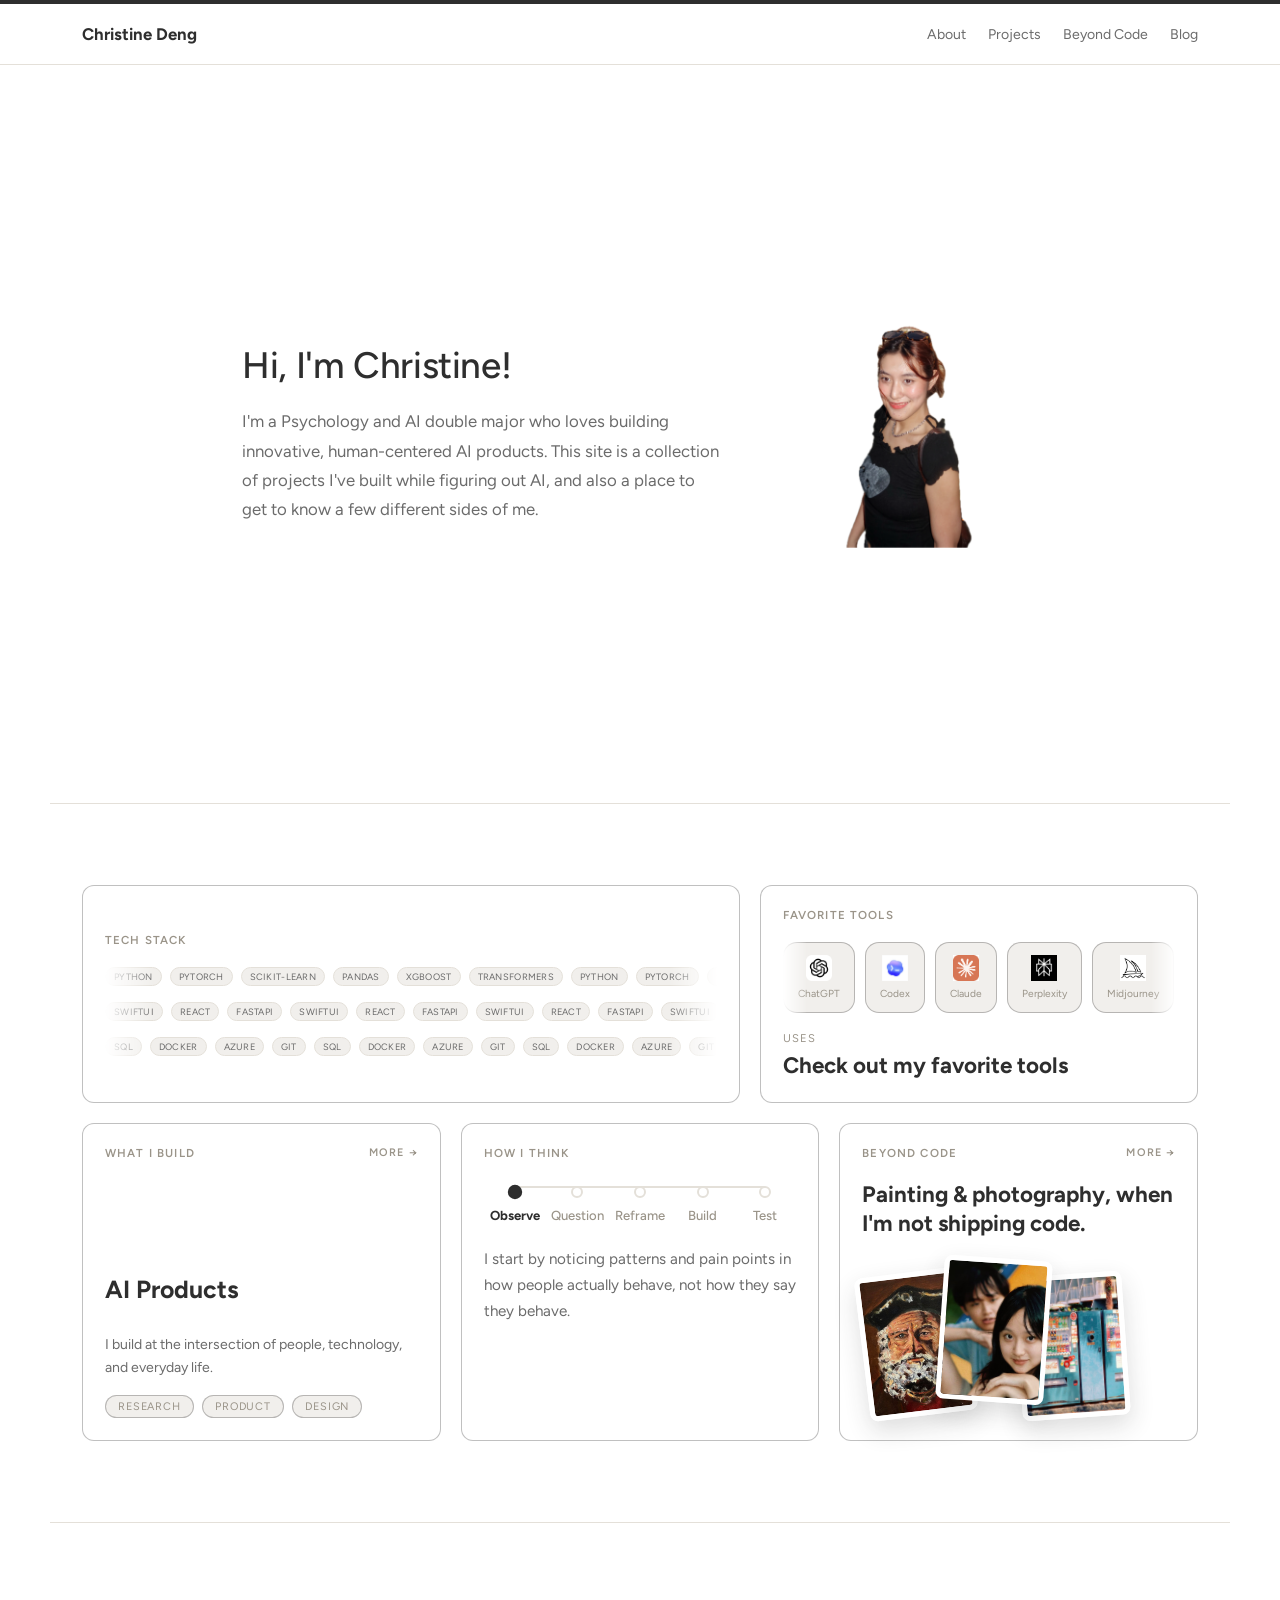
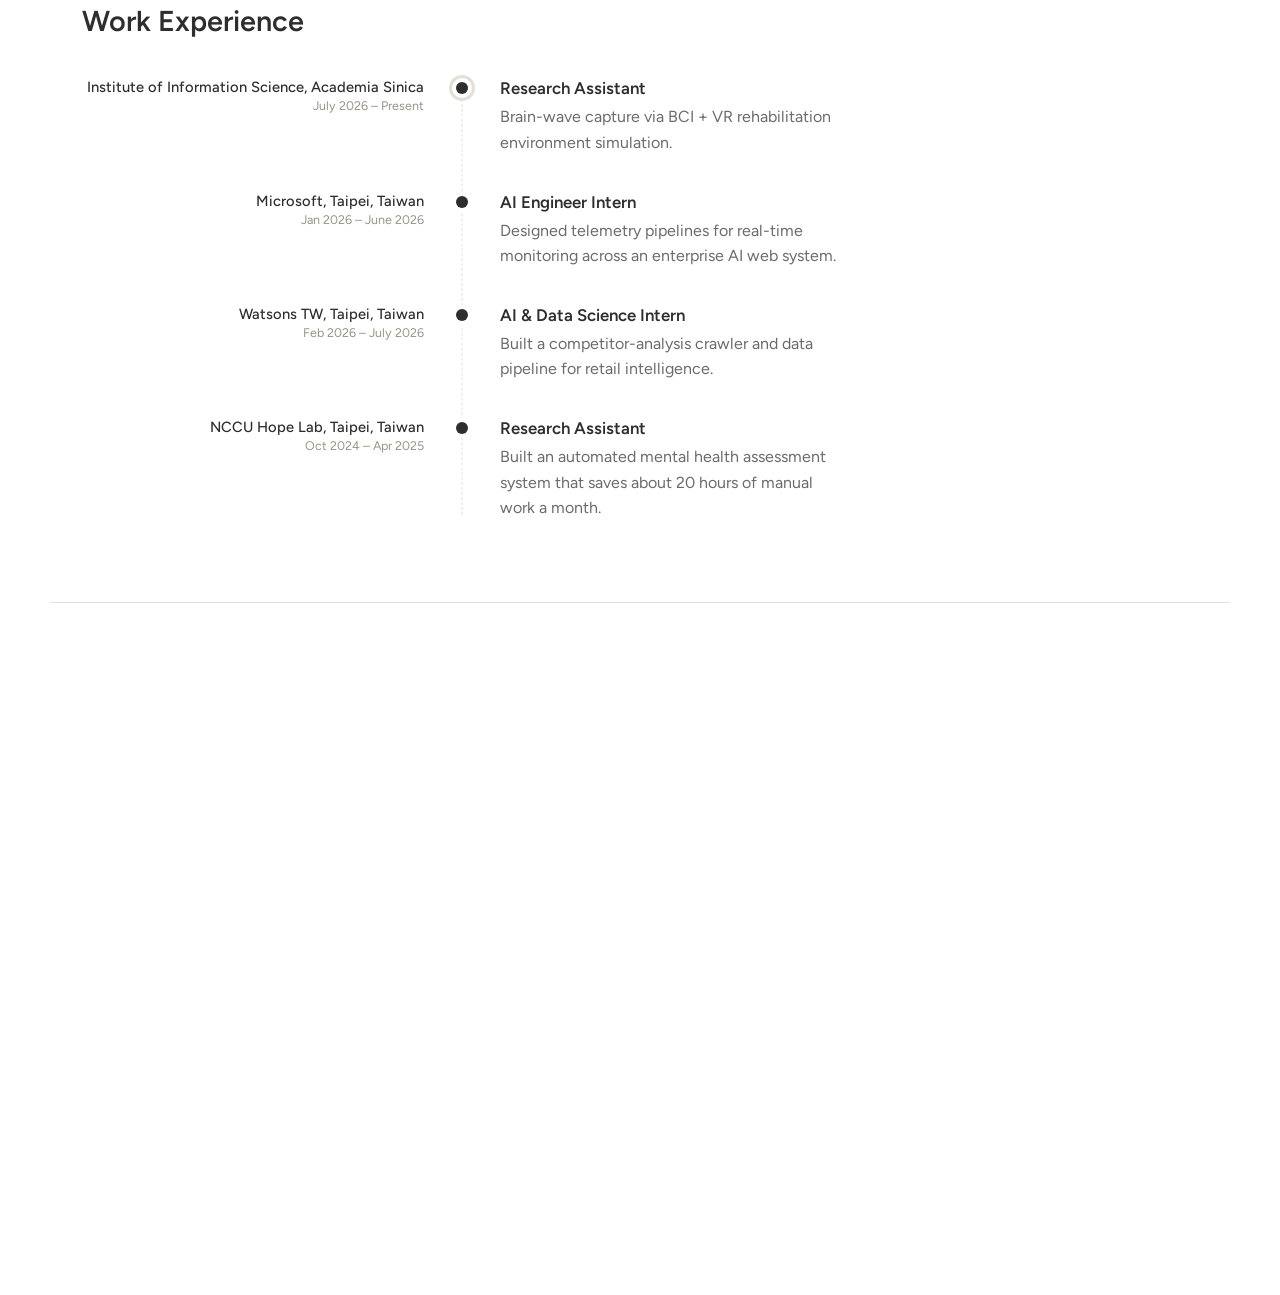
<file: index.html>
<!doctype html>
<html lang="en">
<head>
<meta charset="UTF-8">
<meta name="viewport" content="width=device-width, initial-scale=1.0">
<title>Christine Deng — Photography &amp; Painting</title>
<meta name="description" content="Christine (Chiao-Chieh) Deng — photography, painting, and exhibition work.">
<link rel="preconnect" href="https://fonts.googleapis.com">
<link rel="preconnect" href="https://fonts.gstatic.com" crossorigin>
<link href="https://fonts.googleapis.com/css2?family=Figtree:wght@300;400;500;600;700&family=Newsreader:ital,wght@0,400;0,500;1,400;1,500&display=swap" rel="stylesheet">
<link rel="stylesheet" href="css/style.css">
</head>
<body>

<div class="accent-bar"></div>

<header class="site-nav">
  <div class="nav-inner">
    <a class="nav-name" href="index.html">Christine Deng</a>
    <nav class="nav-links">
      <a href="index.html#about">About</a>
      <a href="projects.html">Projects</a>
      <a href="beyond-code.html">Beyond Code</a>
      <a href="blog.html">Blog</a>
    </nav>
  </div>
</header>

<main>

  <!-- HERO — doubles as the About intro: name + bio on the left, photo on
       the right. #about is here so the nav link lands right at the top. -->
  <section class="hero" id="about">
    <div class="hero-inner reveal">
      <div class="hero-intro-grid">
        <div class="hero-intro-text">
          <h1 class="hero-title">
            <span class="hero-line">Hi, I'm Christine!</span>
          </h1>
          <p class="hero-bio">
            I'm a Psychology and AI double major who loves building innovative, human-centered
            AI products. This site is a collection of projects I've built while figuring out
            AI, and also a place to get to know a few different sides of me.
          </p>
        </div>
        <!-- Swap for a candid photo of yourself, ideally a cutout / transparent background -->
        <div class="hero-photo">
          <img src="images/me.png" alt="Christine Deng">
        </div>
      </div>
    </div>
  </section>

  <!-- BENTO GRID — no heading, sits directly under the hero -->
  <section class="about-section">
    <div class="bento-grid">

      <!-- Row 1: Tech Stack (wide, 3-row marquee) + Favorite Tools (narrow) -->
      <div class="bento-row bento-row-top">

        <!-- Tech Stack — each row's tag list is repeated a few times before
             being duplicated for the loop. A seamless duplicate-then-shift-
             50% marquee only reads as continuous if one full "copy" is
             wider than the card itself; with just 3-4 short tags a single
             copy was narrower than the card, so the repeat was visible at
             once instead of scrolling in from off-screen. Repeating the
             base list first pads each copy out past the card's width. -->
        <div class="bento-card bento-card-tech reveal">
          <span class="bento-label">Tech Stack</span>
          <div class="marquee-stack">
            <div class="marquee-row marquee-left">
              <div class="marquee-track">
                <span class="project-tag">Python</span>
                <span class="project-tag">PyTorch</span>
                <span class="project-tag">scikit-learn</span>
                <span class="project-tag">Pandas</span>
                <span class="project-tag">XGBoost</span>
                <span class="project-tag">Transformers</span>
                <span class="project-tag" aria-hidden="true">Python</span>
                <span class="project-tag" aria-hidden="true">PyTorch</span>
                <span class="project-tag" aria-hidden="true">scikit-learn</span>
                <span class="project-tag" aria-hidden="true">Pandas</span>
                <span class="project-tag" aria-hidden="true">XGBoost</span>
                <span class="project-tag" aria-hidden="true">Transformers</span>
                <span class="project-tag" aria-hidden="true">Python</span>
                <span class="project-tag" aria-hidden="true">PyTorch</span>
                <span class="project-tag" aria-hidden="true">scikit-learn</span>
                <span class="project-tag" aria-hidden="true">Pandas</span>
                <span class="project-tag" aria-hidden="true">XGBoost</span>
                <span class="project-tag" aria-hidden="true">Transformers</span>
                <span class="project-tag" aria-hidden="true">Python</span>
                <span class="project-tag" aria-hidden="true">PyTorch</span>
                <span class="project-tag" aria-hidden="true">scikit-learn</span>
                <span class="project-tag" aria-hidden="true">Pandas</span>
                <span class="project-tag" aria-hidden="true">XGBoost</span>
                <span class="project-tag" aria-hidden="true">Transformers</span>
              </div>
            </div>
            <div class="marquee-row marquee-right">
              <div class="marquee-track">
                <span class="project-tag">SwiftUI</span>
                <span class="project-tag">React</span>
                <span class="project-tag">FastAPI</span>
                <span class="project-tag" aria-hidden="true">SwiftUI</span>
                <span class="project-tag" aria-hidden="true">React</span>
                <span class="project-tag" aria-hidden="true">FastAPI</span>
                <span class="project-tag" aria-hidden="true">SwiftUI</span>
                <span class="project-tag" aria-hidden="true">React</span>
                <span class="project-tag" aria-hidden="true">FastAPI</span>
                <span class="project-tag" aria-hidden="true">SwiftUI</span>
                <span class="project-tag" aria-hidden="true">React</span>
                <span class="project-tag" aria-hidden="true">FastAPI</span>
                <span class="project-tag" aria-hidden="true">SwiftUI</span>
                <span class="project-tag" aria-hidden="true">React</span>
                <span class="project-tag" aria-hidden="true">FastAPI</span>
                <span class="project-tag" aria-hidden="true">SwiftUI</span>
                <span class="project-tag" aria-hidden="true">React</span>
                <span class="project-tag" aria-hidden="true">FastAPI</span>
                <span class="project-tag" aria-hidden="true">SwiftUI</span>
                <span class="project-tag" aria-hidden="true">React</span>
                <span class="project-tag" aria-hidden="true">FastAPI</span>
              </div>
            </div>
            <div class="marquee-row marquee-left">
              <div class="marquee-track">
                <span class="project-tag">SQL</span>
                <span class="project-tag">Docker</span>
                <span class="project-tag">Azure</span>
                <span class="project-tag">Git</span>
                <span class="project-tag" aria-hidden="true">SQL</span>
                <span class="project-tag" aria-hidden="true">Docker</span>
                <span class="project-tag" aria-hidden="true">Azure</span>
                <span class="project-tag" aria-hidden="true">Git</span>
                <span class="project-tag" aria-hidden="true">SQL</span>
                <span class="project-tag" aria-hidden="true">Docker</span>
                <span class="project-tag" aria-hidden="true">Azure</span>
                <span class="project-tag" aria-hidden="true">Git</span>
                <span class="project-tag" aria-hidden="true">SQL</span>
                <span class="project-tag" aria-hidden="true">Docker</span>
                <span class="project-tag" aria-hidden="true">Azure</span>
                <span class="project-tag" aria-hidden="true">Git</span>
                <span class="project-tag" aria-hidden="true">SQL</span>
                <span class="project-tag" aria-hidden="true">Docker</span>
                <span class="project-tag" aria-hidden="true">Azure</span>
                <span class="project-tag" aria-hidden="true">Git</span>
                <span class="project-tag" aria-hidden="true">SQL</span>
                <span class="project-tag" aria-hidden="true">Docker</span>
                <span class="project-tag" aria-hidden="true">Azure</span>
                <span class="project-tag" aria-hidden="true">Git</span>
              </div>
            </div>
          </div>
        </div>

        <!-- Favorite Tools — real logo images from images/tools/. Drop in:
             chatgpt.png, codex.png, claude.png, perplexity.png,
             midjourney.png (square-ish, transparent background works
             best). The list is repeated twice to give one "copy" enough
             width to loop seamlessly (5 short chips alone would be
             narrower than the card), then that copy is duplicated once
             more for the marquee itself. -->
        <div class="bento-card bento-card-tools reveal">
          <span class="bento-label">Favorite Tools</span>
          <div class="tools-marquee">
            <div class="tools-track">
              <span class="tool-chip">
                <img class="tool-chip-icon" src="images/tools/chatgpt.png" alt="ChatGPT">
                <span class="tool-chip-name">ChatGPT</span>
              </span>
              <span class="tool-chip">
                <img class="tool-chip-icon" src="images/tools/codex.png" alt="Codex">
                <span class="tool-chip-name">Codex</span>
              </span>
              <span class="tool-chip">
                <img class="tool-chip-icon" src="images/tools/claude.png" alt="Claude">
                <span class="tool-chip-name">Claude</span>
              </span>
              <span class="tool-chip">
                <img class="tool-chip-icon" src="images/tools/perplexity.png" alt="Perplexity">
                <span class="tool-chip-name">Perplexity</span>
              </span>
              <span class="tool-chip">
                <img class="tool-chip-icon" src="images/tools/midjourney.png" alt="Midjourney">
                <span class="tool-chip-name">Midjourney</span>
              </span>
              <span class="tool-chip" aria-hidden="true">
                <img class="tool-chip-icon" src="images/tools/chatgpt.png" alt="">
                <span class="tool-chip-name">ChatGPT</span>
              </span>
              <span class="tool-chip" aria-hidden="true">
                <img class="tool-chip-icon" src="images/tools/codex.png" alt="">
                <span class="tool-chip-name">Codex</span>
              </span>
              <span class="tool-chip" aria-hidden="true">
                <img class="tool-chip-icon" src="images/tools/claude.png" alt="">
                <span class="tool-chip-name">Claude</span>
              </span>
              <span class="tool-chip" aria-hidden="true">
                <img class="tool-chip-icon" src="images/tools/perplexity.png" alt="">
                <span class="tool-chip-name">Perplexity</span>
              </span>
              <span class="tool-chip" aria-hidden="true">
                <img class="tool-chip-icon" src="images/tools/midjourney.png" alt="">
                <span class="tool-chip-name">Midjourney</span>
              </span>
              <span class="tool-chip" aria-hidden="true">
                <img class="tool-chip-icon" src="images/tools/chatgpt.png" alt="">
                <span class="tool-chip-name">ChatGPT</span>
              </span>
              <span class="tool-chip" aria-hidden="true">
                <img class="tool-chip-icon" src="images/tools/codex.png" alt="">
                <span class="tool-chip-name">Codex</span>
              </span>
              <span class="tool-chip" aria-hidden="true">
                <img class="tool-chip-icon" src="images/tools/claude.png" alt="">
                <span class="tool-chip-name">Claude</span>
              </span>
              <span class="tool-chip" aria-hidden="true">
                <img class="tool-chip-icon" src="images/tools/perplexity.png" alt="">
                <span class="tool-chip-name">Perplexity</span>
              </span>
              <span class="tool-chip" aria-hidden="true">
                <img class="tool-chip-icon" src="images/tools/midjourney.png" alt="">
                <span class="tool-chip-name">Midjourney</span>
              </span>
              <span class="tool-chip" aria-hidden="true">
                <img class="tool-chip-icon" src="images/tools/chatgpt.png" alt="">
                <span class="tool-chip-name">ChatGPT</span>
              </span>
              <span class="tool-chip" aria-hidden="true">
                <img class="tool-chip-icon" src="images/tools/codex.png" alt="">
                <span class="tool-chip-name">Codex</span>
              </span>
              <span class="tool-chip" aria-hidden="true">
                <img class="tool-chip-icon" src="images/tools/claude.png" alt="">
                <span class="tool-chip-name">Claude</span>
              </span>
              <span class="tool-chip" aria-hidden="true">
                <img class="tool-chip-icon" src="images/tools/perplexity.png" alt="">
                <span class="tool-chip-name">Perplexity</span>
              </span>
              <span class="tool-chip" aria-hidden="true">
                <img class="tool-chip-icon" src="images/tools/midjourney.png" alt="">
                <span class="tool-chip-name">Midjourney</span>
              </span>
            </div>
          </div>
          <p class="bento-tools-caption">Uses</p>
          <p class="bento-big-line">Check out my favorite tools</p>
        </div>

      </div>

      <!-- Row 2: What I Build / Beyond Code / How I Think, three equal cards -->
      <div class="bento-row bento-row-bottom">

        <!-- What I Build — headline word cycles vertically, links to Projects -->
        <a class="bento-card bento-card-build reveal" href="projects.html">
          <span class="bento-card-more">More &rarr;</span>
          <span class="bento-label">What I Build</span>
          <div class="build-cycle" id="build-cycle" aria-live="polite">
            <span class="build-word is-active">AI Products</span>
            <span class="build-word">Multimodal Systems</span>
            <span class="build-word">Personalized Experiences</span>
            <span class="build-word">Human-Centered Technology</span>
            <span class="build-word">Research Prototypes</span>
          </div>
          <p class="build-tagline">I build at the intersection of people, technology, and everyday life.</p>
          <div class="build-tags">
            <span class="build-chip">Research</span>
            <span class="build-chip">Product</span>
            <span class="build-chip">Design</span>
          </div>
        </a>

        <!-- How I Think — five steps light up in sequence, looping -->
        <div class="bento-card bento-card-think reveal">
          <span class="bento-label">How I Think</span>
          <div class="think-track">
            <div class="think-line-track">
              <div class="think-line-bg"></div>
              <div class="think-line-fill" id="think-fill"></div>
            </div>
            <div class="think-steps" id="think-steps">
              <div class="think-step is-active" data-step="0">
                <span class="think-dot"></span>
                <span class="think-name">Observe</span>
              </div>
              <div class="think-step" data-step="1">
                <span class="think-dot"></span>
                <span class="think-name">Question</span>
              </div>
              <div class="think-step" data-step="2">
                <span class="think-dot"></span>
                <span class="think-name">Reframe</span>
              </div>
              <div class="think-step" data-step="3">
                <span class="think-dot"></span>
                <span class="think-name">Build</span>
              </div>
              <div class="think-step" data-step="4">
                <span class="think-dot"></span>
                <span class="think-name">Test</span>
              </div>
            </div>
          </div>
          <p class="think-desc" id="think-desc">
            I start by noticing patterns and pain points in how people actually behave, not how they say they behave.
          </p>
        </div>

        <!-- Beyond Code — 3 pieces in one horizontal filmstrip, drifting
             sideways on an endless loop; links out to the painting/
             photography page. -->
        <a class="bento-card bento-card-beyond reveal" href="beyond-code.html">
          <span class="bento-card-more">More &rarr;</span>
          <span class="bento-label">Beyond Code</span>
          <p class="bento-big-line">Painting &amp; photography, when I'm not shipping code.</p>
          <div class="beyond-scatter">
            <img class="beyond-photo beyond-photo-1" src="images/painting/01.jpg" alt="Oil painting">
            <img class="beyond-photo beyond-photo-2" src="images/photography/portrait/series-3/01.jpg" alt="Portrait photography">
            <img class="beyond-photo beyond-photo-3" src="images/photography/street/series-2/01.jpg" alt="Street photography">
          </div>
        </a>

      </div>

    </div>
  </section>

  <!-- WORK EXPERIENCE -->
  <section class="about-section">

    <div class="about-experience reveal">
      <h2 class="experience-heading">Work Experience</h2>

      <div class="experience-timeline">

        <div class="experience-row">
          <div class="experience-row-left">
            <p class="experience-company">Institute of Information Science, Academia Sinica</p>
            <p class="experience-dates">July 2026 – Present</p>
          </div>
          <div class="experience-row-node is-current"></div>
          <div class="experience-row-right">
            <h3 class="experience-title">Research Assistant</h3>
            <p class="experience-summary">
              Brain-wave capture via BCI + VR rehabilitation environment simulation.
            </p>
          </div>
        </div>

        <div class="experience-row">
          <div class="experience-row-left">
            <p class="experience-company">Microsoft, Taipei, Taiwan</p>
            <p class="experience-dates">Jan 2026 – June 2026</p>
          </div>
          <div class="experience-row-node"></div>
          <div class="experience-row-right">
            <h3 class="experience-title">AI Engineer Intern</h3>
            <p class="experience-summary">
              Designed telemetry pipelines for real-time monitoring across an enterprise AI web
              system.
            </p>
          </div>
        </div>

        <div class="experience-row">
          <div class="experience-row-left">
            <p class="experience-company">Watsons TW, Taipei, Taiwan</p>
            <p class="experience-dates">Feb 2026 – July 2026</p>
          </div>
          <div class="experience-row-node"></div>
          <div class="experience-row-right">
            <h3 class="experience-title">AI &amp; Data Science Intern</h3>
            <p class="experience-summary">
              Built a competitor-analysis crawler and data pipeline for retail intelligence.
            </p>
          </div>
        </div>

        <div class="experience-row">
          <div class="experience-row-left">
            <p class="experience-company">NCCU Hope Lab, Taipei, Taiwan</p>
            <p class="experience-dates">Oct 2024 – Apr 2025</p>
          </div>
          <div class="experience-row-node"></div>
          <div class="experience-row-right">
            <h3 class="experience-title">Research Assistant</h3>
            <p class="experience-summary">
              Built an automated mental health assessment system that saves about 20 hours of
              manual work a month.
            </p>
          </div>
        </div>

      </div>
    </div>

  </section>

  <!-- COMPETITIONS — a horizontal logo row instead of the Work Experience
       timeline above, since there are only a couple of entries so far. Drop
       each competition's logo into images/competitions/ and add another
       .competition-item alongside this one when there's a next entry. -->
  <section class="about-section">

    <div class="about-competitions reveal">
      <h2 class="experience-heading">Competitions</h2>

      <div class="competitions-row">
        <div class="competition-item">
          <img class="competition-logo" src="images/competitions/hotai-hackathon.png" alt="Hotai Hackathon">
          <p class="competition-name">Hotai Hackathon</p>
          <p class="competition-result">Top 20</p>
          <p class="competition-date">2024</p>
        </div>
        <div class="competition-item">
          <img class="competition-logo" src="images/competitions/ai-innovation-award.png" alt="AI Innovation Award">
          <p class="competition-name">AI Innovation Award</p>
          <p class="competition-date">2026</p>
        </div>
      </div>
    </div>

  </section>

</main>

<footer class="site-footer reveal">
  <p class="about-thanks">Thanks for looking.</p>
  <div class="contact-links">
    <a href="mailto:christine921117@gmail.com">Email</a>
    <a href="https://github.com/christine1117" target="_blank" rel="noopener noreferrer">GitHub</a>
    <a href="https://www.linkedin.com/in/christine-deng-7006b7327/" target="_blank" rel="noopener noreferrer">LinkedIn</a>
  </div>
  <p class="footer-copyright">&copy; 2026 Christine Deng. All rights reserved.</p>
</footer>

<button class="to-top" aria-label="Back to top">&uarr;</button>

<script src="js/gallery-manifest.js"></script>
<script src="js/main.js"></script>
</body>
</html>
</file>
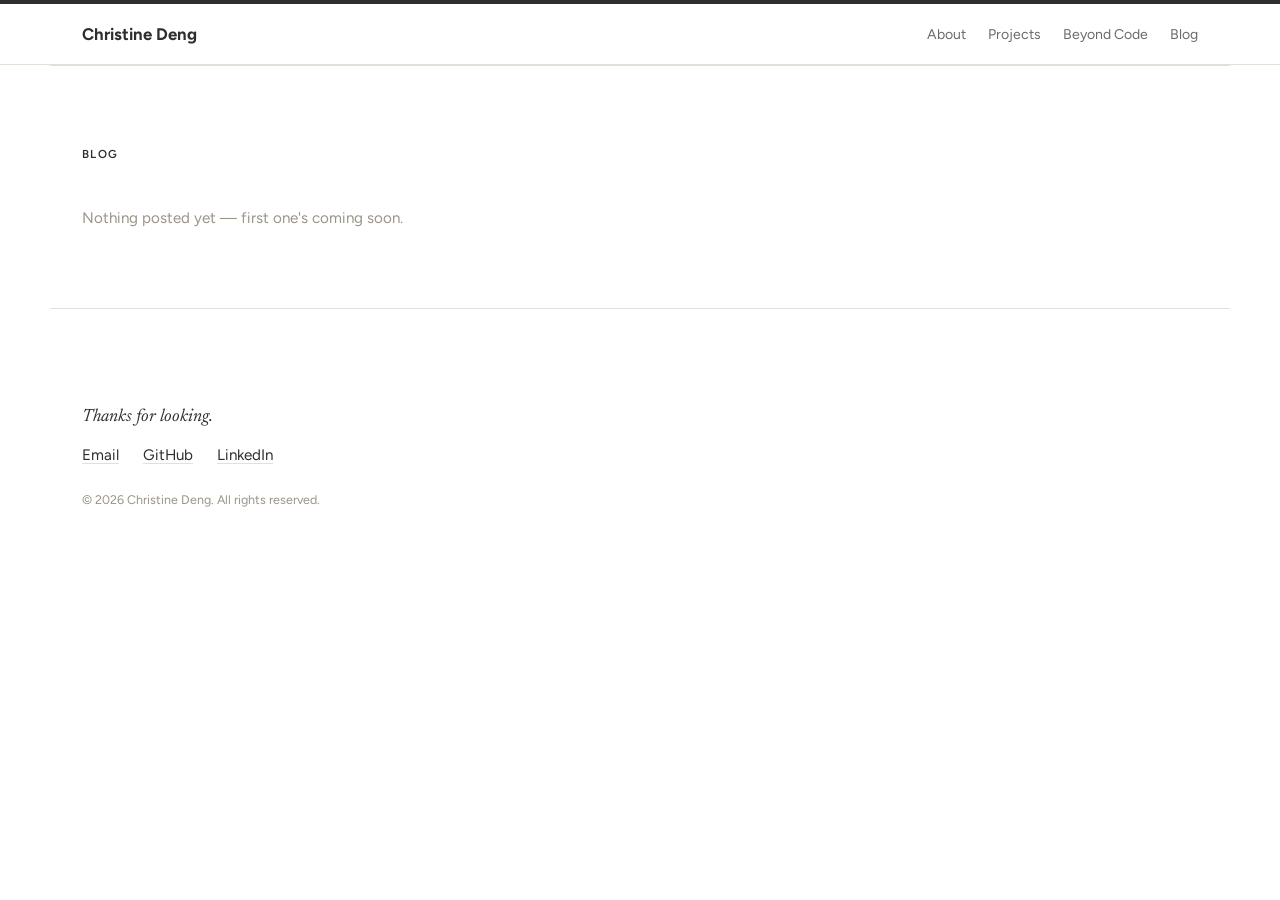
<file: blog.html>
<!doctype html>
<html lang="en">
<head>
<meta charset="UTF-8">
<meta name="viewport" content="width=device-width, initial-scale=1.0">
<title>Blog — Christine Deng</title>
<meta name="description" content="Christine (Chiao-Chieh) Deng — notes and writing.">
<link rel="preconnect" href="https://fonts.googleapis.com">
<link rel="preconnect" href="https://fonts.gstatic.com" crossorigin>
<link href="https://fonts.googleapis.com/css2?family=Figtree:wght@300;400;500;600;700&family=Newsreader:ital,wght@0,400;0,500;1,400;1,500&display=swap" rel="stylesheet">
<link rel="stylesheet" href="css/style.css">
</head>
<body>

<div class="accent-bar"></div>

<header class="site-nav">
  <div class="nav-inner">
    <a class="nav-name" href="index.html">Christine Deng</a>
    <nav class="nav-links">
      <a href="index.html#about">About</a>
      <a href="projects.html">Projects</a>
      <a href="beyond-code.html">Beyond Code</a>
      <a href="blog.html">Blog</a>
    </nav>
  </div>
</header>

<main>

  <!-- BLOG — no CMS here, this is a plain static site, so each post is its
       own HTML file (blog-01.html, blog-02.html, ...) added to blog-posts/
       and linked as a card below. There's nothing to wire up otherwise:
       when there's a post to add, add the file and its card together. -->
  <section id="blog" class="section">
    <div class="section-head reveal">
      <span class="eyebrow">Blog</span>
    </div>

    <div class="section-body">
      <div class="blog-list reveal">
        <p class="blog-empty">Nothing posted yet — first one's coming soon.</p>
      </div>
    </div>
  </section>

</main>

<footer class="site-footer reveal">
  <p class="about-thanks">Thanks for looking.</p>
  <div class="contact-links">
    <a href="mailto:christine921117@gmail.com">Email</a>
    <a href="https://github.com/christine1117" target="_blank" rel="noopener noreferrer">GitHub</a>
    <a href="https://www.linkedin.com/in/christine-deng-7006b7327/" target="_blank" rel="noopener noreferrer">LinkedIn</a>
  </div>
  <p class="footer-copyright">&copy; 2026 Christine Deng. All rights reserved.</p>
</footer>

<button class="to-top" aria-label="Back to top">&uarr;</button>

<script src="js/gallery-manifest.js"></script>
<script src="js/main.js"></script>
</body>
</html>
</file>
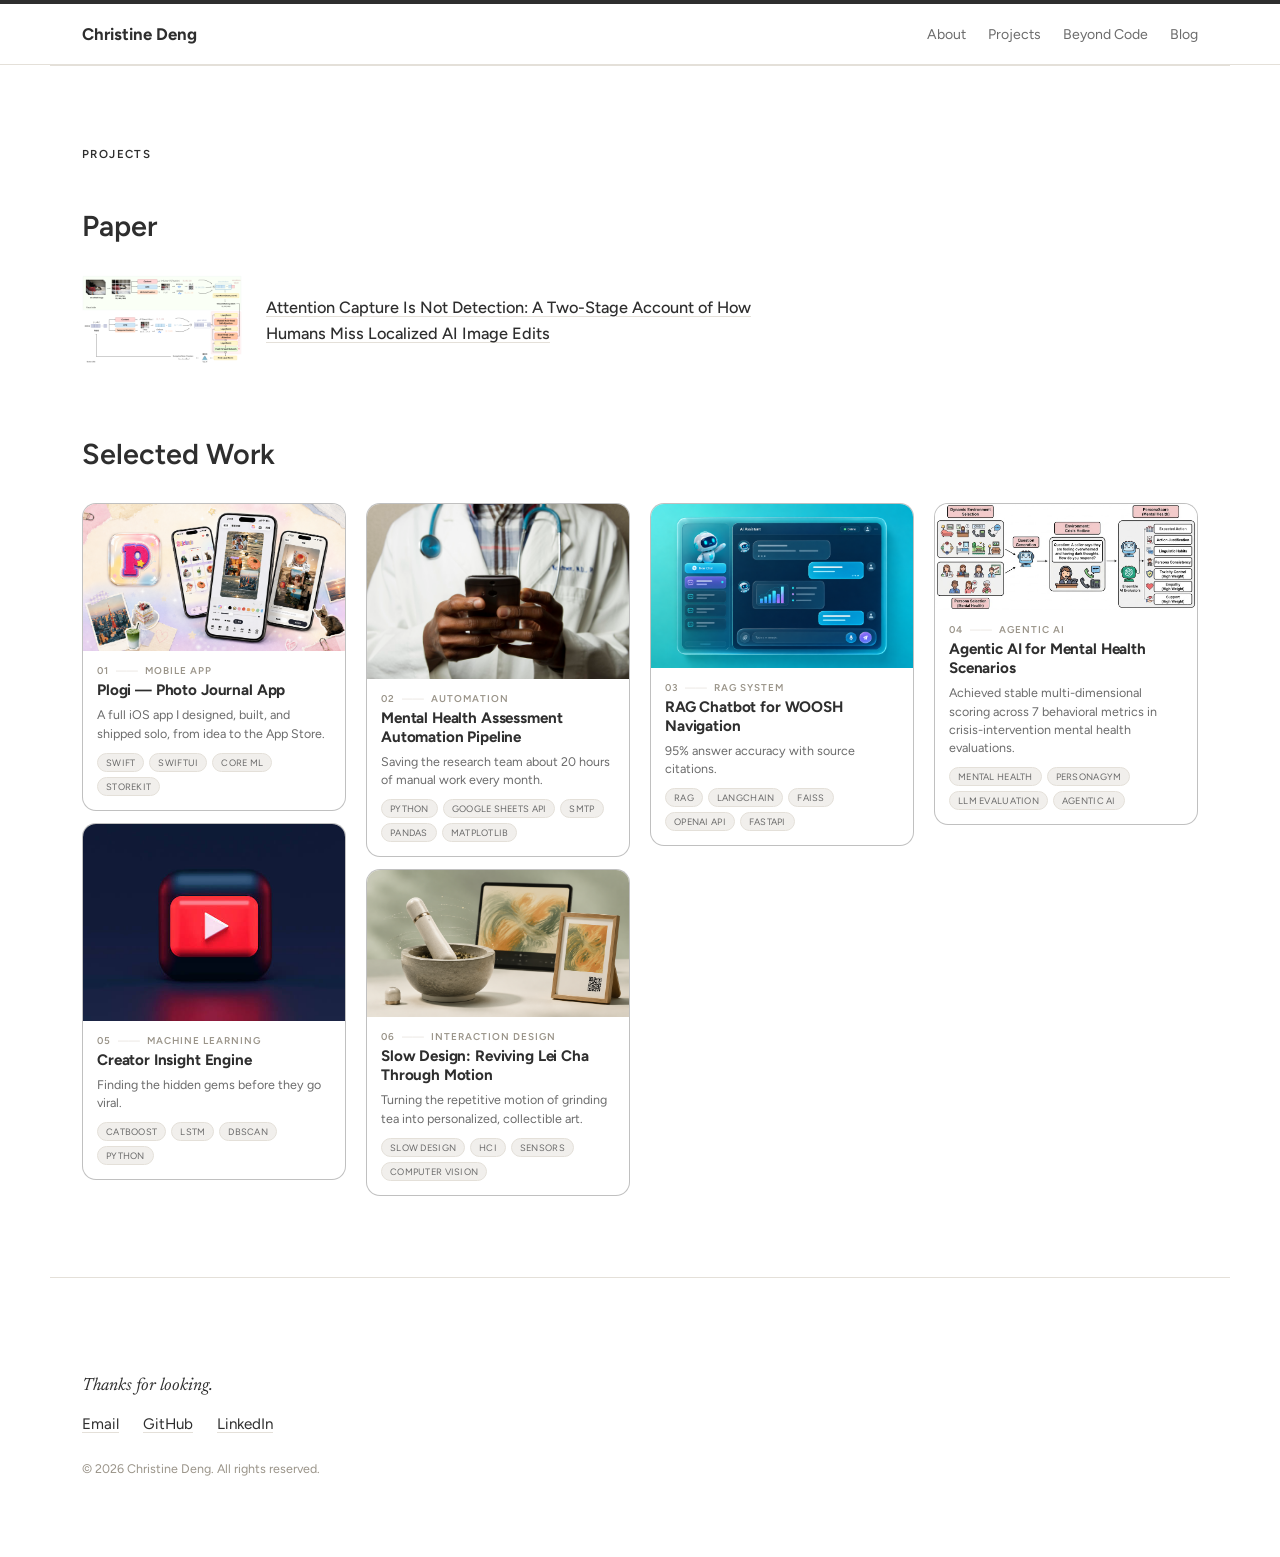
<file: projects.html>
<!doctype html>
<html lang="en">
<head>
<meta charset="UTF-8">
<meta name="viewport" content="width=device-width, initial-scale=1.0">
<title>Projects — Christine Deng</title>
<meta name="description" content="Christine (Chiao-Chieh) Deng — technical projects and research.">
<link rel="preconnect" href="https://fonts.googleapis.com">
<link rel="preconnect" href="https://fonts.gstatic.com" crossorigin>
<link href="https://fonts.googleapis.com/css2?family=Figtree:wght@300;400;500;600;700&family=Newsreader:ital,wght@0,400;0,500;1,400;1,500&display=swap" rel="stylesheet">
<link rel="stylesheet" href="css/style.css">
</head>
<body>

<div class="accent-bar"></div>

<header class="site-nav">
  <div class="nav-inner">
    <a class="nav-name" href="index.html">Christine Deng</a>
    <nav class="nav-links">
      <a href="index.html#about">About</a>
      <a href="projects.html">Projects</a>
      <a href="beyond-code.html">Beyond Code</a>
      <a href="blog.html">Blog</a>
    </nav>
  </div>
</header>

<main>

  <!-- PROJECTS -->
  <section id="projects" class="section">
    <div class="section-head reveal">
      <span class="eyebrow">Projects</span>
    </div>

    <div class="section-body">

      <!-- Paper -->
      <article class="category reveal">
        <div class="category-intro">
          <span class="category-tag category-tag-lg">Paper</span>
        </div>
        <div class="paper-card">
          <img class="paper-cover" src="images/paper.png" alt="Attention Capture Is Not Detection cover">
          <h3 class="paper-title">
            <a href="https://arxiv.org/pdf/2608.13865" target="_blank" rel="noopener noreferrer">
              Attention Capture Is Not Detection: A Two-Stage Account of How Humans Miss Localized
              AI Image Edits
            </a>
          </h3>
        </div>
      </article>

      <!-- Project -->
      <article class="category reveal">
        <div class="category-intro">
          <span class="category-tag category-tag-lg">Selected Work</span>
        </div>

        <div class="project-grid">

              <!--
                Compact card: full-bleed cover image at the top, then a
                padded body with index/category, title, one-line blurb, and
                tags. Click a card to open the full write-up (meta +
                overview) in a modal — see initProjectModal() in js/main.js.
                Drop each project's cover image into images/projects/ under
                the filename referenced below.
              -->
              <!-- Plogi cover screenshot isn't in the repo yet — drop one into
                   images/projects/plogi.jpg and it'll show up automatically. -->
              <div class="project-card">
                <img class="project-cover" src="images/projects/plogi.jpg" alt="Plogi — Photo Journal App">
                <div class="project-card-body">
                  <div class="project-card-label">
                    <span class="project-index">01</span>
                    <span class="project-index-sep">&mdash;&mdash;</span>
                    <span class="project-category">Mobile App</span>
                  </div>
                  <h3 class="project-title">Plogi — Photo Journal App</h3>
                  <p class="project-blurb">A full iOS app I designed, built, and shipped solo, from idea to the App Store.</p>
                  <div class="project-tags">
                    <span class="project-tag">Swift</span>
                    <span class="project-tag">SwiftUI</span>
                    <span class="project-tag">Core ML</span>
                    <span class="project-tag">StoreKit</span>
                  </div>
                </div>
                <div class="project-details" hidden>
                  <p class="project-meta">Live · iOS App Store</p>
                  <p class="project-overview">
                    I've always taken way too many photos on my phone: scattered screenshots, half-finished
                    albums, memories I never actually looked back on. I wanted something that felt like an
                    actual journal instead of a camera roll, but everything I tried was either too plain,
                    just a grid of photos, or too complicated, professional collage tools with a steep
                    learning curve. So I built Plogi myself. It lets you drag photos, videos, stickers, and
                    text onto a page however you like, with an AI layout feature that steps in when you don't
                    feel like designing. I designed and built the whole thing solo, from the first sketch to
                    the App Store, including the AI background-removal feature and the subscription system.
                  </p>
                  <a class="project-link" href="https://apps.apple.com/us/app/plogi-photo-sticker-journal/id6780490741" target="_blank" rel="noopener noreferrer">View on the App Store &rarr;</a>
                </div>
              </div>

              <div class="project-card">
                <img class="project-cover" src="images/projects/mental-health.jpg" alt="Mental Health Assessment Automation Pipeline">
                <div class="project-card-body">
                  <div class="project-card-label">
                    <span class="project-index">02</span>
                    <span class="project-index-sep">&mdash;&mdash;</span>
                    <span class="project-category">Automation</span>
                  </div>
                  <h3 class="project-title">Mental Health Assessment Automation Pipeline</h3>
                  <p class="project-blurb">Saving the research team about 20 hours of manual work every month.</p>
                  <div class="project-tags">
                    <span class="project-tag">Python</span>
                    <span class="project-tag">Google Sheets API</span>
                    <span class="project-tag">SMTP</span>
                    <span class="project-tag">Pandas</span>
                    <span class="project-tag">Matplotlib</span>
                  </div>
                </div>
                <div class="project-details" hidden>
                  <p class="project-meta">Completed · Mar 2025</p>
                  <p class="project-overview">
                    Built a comprehensive automation pipeline handling the complete workflow of mental
                    health assessments for children's institutions. It automatically distributes surveys,
                    collects responses in real time, calculates psychological scores (RFQ-C, RFQ-U, and
                    distress indicators), and turns everything into clear, easy-to-read results. The system
                    also features heatmap visualizations showing distress intensity across five indicators,
                    line charts comparing individual trends with group averages, and automated email reports
                    with warm, personalized feedback statements.
                  </p>
                  <a class="project-link" href="https://github.com/christine1117/Christine-Projects/tree/main/AI-Psychology/Mental%20Health%20Assessment%20Automation%20System" target="_blank" rel="noopener noreferrer">View on GitHub &rarr;</a>
                </div>
              </div>

              <div class="project-card">
                <img class="project-cover" src="images/projects/woosh-rag.png" alt="RAG Chatbot for WOOSH Navigation">
                <div class="project-card-body">
                  <div class="project-card-label">
                    <span class="project-index">03</span>
                    <span class="project-index-sep">&mdash;&mdash;</span>
                    <span class="project-category">RAG System</span>
                  </div>
                  <h3 class="project-title">RAG Chatbot for WOOSH Navigation</h3>
                  <p class="project-blurb">95% answer accuracy with source citations.</p>
                  <div class="project-tags">
                    <span class="project-tag">RAG</span>
                    <span class="project-tag">LangChain</span>
                    <span class="project-tag">FAISS</span>
                    <span class="project-tag">OpenAI API</span>
                    <span class="project-tag">FastAPI</span>
                  </div>
                </div>
                <div class="project-details" hidden>
                  <p class="project-meta">Completed · Oct 2025</p>
                  <p class="project-overview">
                    My partner and I developed a RAG-based chatbot designed to help users clearly understand
                    how WOOSH navigation works, a Berkeley SkyDeck-backed startup focused on using commuter
                    vehicles to deliver mid-weight goods. We also built the entire UI and connected it to a
                    FastAPI backend, so users can interact with the chatbot seamlessly. It provides concise,
                    well-cited answers about workflows, features, and operations, making the platform much
                    easier to navigate.
                  </p>
                </div>
              </div>

              <div class="project-card">
                <img class="project-cover" src="images/projects/agentic-ai.jpg" alt="Agentic AI for Mental Health Scenarios">
                <div class="project-card-body">
                  <div class="project-card-label">
                    <span class="project-index">04</span>
                    <span class="project-index-sep">&mdash;&mdash;</span>
                    <span class="project-category">Agentic AI</span>
                  </div>
                  <h3 class="project-title">Agentic AI for Mental Health Scenarios</h3>
                  <p class="project-blurb">
                    Achieved stable multi-dimensional scoring across 7 behavioral metrics in
                    crisis-intervention mental health evaluations.
                  </p>
                  <div class="project-tags">
                    <span class="project-tag">Mental Health</span>
                    <span class="project-tag">PersonaGym</span>
                    <span class="project-tag">LLM Evaluation</span>
                    <span class="project-tag">Agentic AI</span>
                  </div>
                </div>
                <div class="project-details" hidden>
                  <p class="project-meta">Completed · Nov 2025</p>
                  <p class="project-overview">
                    As part of UC Berkeley CS 194: Agentic AI, my group members and I extended the
                    PersonaGym framework into a specialized evaluation pipeline for mental-health-oriented
                    agent systems. The system benchmarks an agent's ability to conduct empathetic dialogues,
                    detect emotional distress cues, and deliver safe, supportive responses. We built
                    scenario-driven evaluation metrics across empathy, safety, and support dimensions, and
                    implemented a full A2A testing loop to automatically score agent behaviors under
                    controlled conditions.
                  </p>
                  <a class="project-link" href="https://github.com/christine1117/agentic-ai" target="_blank" rel="noopener noreferrer">View on GitHub &rarr;</a>
                </div>
              </div>

              <!-- Cover screenshot isn't in the repo yet — drop one into
                   images/projects/youtube.png and it'll show up automatically. -->
              <div class="project-card">
                <img class="project-cover" src="images/projects/youtube.png" alt="Creator Insight Engine">
                <div class="project-card-body">
                  <div class="project-card-label">
                    <span class="project-index">05</span>
                    <span class="project-index-sep">&mdash;&mdash;</span>
                    <span class="project-category">Machine Learning</span>
                  </div>
                  <h3 class="project-title">Creator Insight Engine</h3>
                  <p class="project-blurb">Finding the hidden gems before they go viral.</p>
                  <div class="project-tags">
                    <span class="project-tag">CatBoost</span>
                    <span class="project-tag">LSTM</span>
                    <span class="project-tag">DBSCAN</span>
                    <span class="project-tag">Python</span>
                  </div>
                </div>
                <div class="project-details" hidden>
                  <p class="project-meta">Completed · June 2025</p>
                  <p class="project-overview">
                    Built with my project partner to help brands spot high-potential YouTube travel
                    creators before they blow up, instead of just chasing whoever already has the most
                    subscribers. We pulled historical Social Blade data and used CatBoost and LSTM models
                    to forecast next-month subscriber and view growth, then layered in DBSCAN clustering to
                    group creators by engagement patterns. The output is a ranked "Decision Index" that
                    surfaces undervalued creators with strong growth momentum, so brands can catch rising
                    stars while collaboration costs are still low.
                  </p>
                  <a class="project-link" href="https://github.com/joanhsieh17-gif/Creator-Insight-Engine" target="_blank" rel="noopener noreferrer">View on GitHub &rarr;</a>
                </div>
              </div>

              <!-- Cover photo isn't in the repo yet — drop one into
                   images/projects/hci.png and it'll show up automatically.
                   Meta date below is a placeholder — swap in the real one. -->
              <div class="project-card">
                <img class="project-cover" src="images/projects/hci.png" alt="Slow Design: Reviving Lei Cha Through Motion">
                <div class="project-card-body">
                  <div class="project-card-label">
                    <span class="project-index">06</span>
                    <span class="project-index-sep">&mdash;&mdash;</span>
                    <span class="project-category">Interaction Design</span>
                  </div>
                  <h3 class="project-title">Slow Design: Reviving Lei Cha Through Motion</h3>
                  <p class="project-blurb">Turning the repetitive motion of grinding tea into personalized, collectible art.</p>
                  <div class="project-tags">
                    <span class="project-tag">Slow Design</span>
                    <span class="project-tag">HCI</span>
                    <span class="project-tag">Sensors</span>
                    <span class="project-tag">Computer Vision</span>
                  </div>
                </div>
                <div class="project-details" hidden>
                  <p class="project-meta">Presented at OpenHCI · 2025</p>
                  <p class="project-overview">
                    For OpenHCI, my team explored "slow design" through the lens of lei cha (擂茶), a
                    traditional Hakka tea-grinding ritual that's losing its meaning as mechanization strips
                    away the time, effort, and intention once poured into every grain of tea powder. We built
                    an interactive installation that uses sensors to capture each participant's grinding
                    force, speed, and path, then translates that motion into a personalized painting: brush
                    strokes, colors, and texture that reflect how they moved. A camera identifies who's
                    grinding so multiple people, often family members, can co-create one piece together,
                    turning a repetitive, almost invisible task into a shared, collectible artwork. The goal
                    was to make people feel the weight of the labor and the warmth of the relationship
                    behind it, instead of letting efficiency erase it.
                  </p>
                  <!-- Drop the diagram into images/projects/hci-sa.png. -->
                  <img class="project-detail-image" src="images/projects/hci-sa.png" alt="System architecture diagram for the lei cha slow design installation">
                </div>
              </div>

            </div>
          </article>

    </div>
  </section>

</main>

<!-- Shared modal for the project cards above — populated by JS on click. -->
<div class="project-modal" id="project-modal" hidden>
  <div class="project-modal-backdrop" data-modal-close></div>
  <div class="project-modal-panel">
    <button type="button" class="project-modal-close" data-modal-close aria-label="Close">&times;</button>
    <div class="project-modal-body"></div>
  </div>
</div>

<footer class="site-footer reveal">
  <p class="about-thanks">Thanks for looking.</p>
  <div class="contact-links">
    <a href="mailto:christine921117@gmail.com">Email</a>
    <a href="https://github.com/christine1117" target="_blank" rel="noopener noreferrer">GitHub</a>
    <a href="https://www.linkedin.com/in/christine-deng-7006b7327/" target="_blank" rel="noopener noreferrer">LinkedIn</a>
  </div>
  <p class="footer-copyright">&copy; 2026 Christine Deng. All rights reserved.</p>
</footer>

<button class="to-top" aria-label="Back to top">&uarr;</button>

<script src="js/gallery-manifest.js"></script>
<script src="js/main.js"></script>
</body>
</html>
</file>
<file: css/style.css>
:root {
  --ink: #2e2e2e;
  --ink-soft: #6b6b6b;
  --ink-faint: #9a9489;
  --paper: #ffffff;
  --paper-soft: #f1efec;
  --line: #e4e0d9;
  --accent: #2e2e2e;
  --accent-soft: #e4e0d9;
  --max: 1180px;
  --gap: 20px;
}

* { box-sizing: border-box; }

/* Cross-document view transitions: gives every same-origin page-to-page
   navigation (e.g. the "What I Build" card to Projects) a soft cross-fade
   instead of an instant hard cut. No-ops in browsers that don't support it. */
@view-transition {
  navigation: auto;
}

html { scroll-behavior: smooth; }

body {
  margin: 0;
  overflow-x: hidden;
  background: var(--paper);
  color: var(--ink);
  font-family: "Figtree", sans-serif;
  font-weight: 400;
  -webkit-font-smoothing: antialiased;
}

a {
  color: inherit;
  text-decoration: underline;
  text-decoration-color: var(--accent-soft);
  text-underline-offset: 3px;
}
a:hover { text-decoration-color: var(--accent); }

h1, h2, h3 {
  font-family: "Figtree", sans-serif;
  font-weight: 300;
  margin: 0;
  color: var(--ink);
}

.accent {
  font-family: "Newsreader", serif;
  color: var(--accent);
  font-style: italic;
  font-weight: 500;
}

/* ---------- Accent bar ---------- */
.accent-bar {
  height: 4px;
  background: var(--accent);
}

/* ---------- Nav ---------- */
.site-nav {
  position: sticky;
  top: 0;
  z-index: 50;
  background: rgba(255, 255, 255, 0.92);
  backdrop-filter: blur(6px);
  border-bottom: 1px solid var(--line);
}

.nav-inner {
  max-width: var(--max);
  margin: 0 auto;
  padding: 20px 32px;
  display: flex;
  align-items: center;
  justify-content: space-between;
}

.nav-name {
  font-family: "Figtree", sans-serif;
  font-weight: 700;
  font-size: 1.05rem;
  white-space: nowrap;
  text-decoration: none;
  color: var(--ink);
}

.nav-links {
  display: flex;
  gap: 22px;
  font-size: 0.88rem;
  color: var(--ink-soft);
  flex-wrap: wrap;
  justify-content: flex-end;
}

.nav-links a {
  position: relative;
  white-space: nowrap;
  text-decoration: none;
  transition: color 0.2s ease;
}
.nav-links a::after {
  content: "";
  position: absolute;
  left: 0;
  bottom: -3px;
  width: 100%;
  height: 1px;
  background: var(--accent);
  transform: scaleX(0);
  transform-origin: right;
  transition: transform 0.3s ease;
}
.nav-links a:hover { color: var(--accent); }
.nav-links a:hover::after { transform: scaleX(1); transform-origin: left; }

/* ---------- Hero ---------- */
.hero {
  position: relative;
  max-width: var(--max);
  margin: 0 auto;
  min-height: 82vh;
  display: flex;
  align-items: center;
  justify-content: center;
  padding: 0 32px;
  text-align: center;
}

/* Hero itself is always visible (see revealObserver in js/main.js for the
   generic .reveal fade, overridden here) — the lines inside it start empty
   and get typed out by initHeroTypewriter(). */
.hero .hero-inner {
  opacity: 1;
  transform: none;
  transition: none;
}

.hero-title {
  max-width: 820px;
  margin: 0 auto;
}

.hero-line {
  display: block;
  min-height: 1em;
}

.hero-line.typing::after {
  content: "";
  display: inline-block;
  width: 2px;
  height: 0.9em;
  margin-left: 2px;
  background: currentColor;
  vertical-align: -0.1em;
  animation: hero-cursor-blink 0.9s step-end infinite;
}

@keyframes hero-cursor-blink {
  0%, 100% { opacity: 1; }
  50% { opacity: 0; }
}

.hero-line:not(.accent) {
  font-size: clamp(1.6rem, 3.6vw, 2.3rem);
  font-weight: 500;
  letter-spacing: -0.01em;
  margin-bottom: 0.5em;
}

.hero-line.accent {
  font-size: clamp(1.15rem, 2.3vw, 1.6rem);
  line-height: 1.5;
}

/* ---------- Section header ---------- */
.section {
  max-width: var(--max);
  margin: 0 auto;
  padding: 9vh 32px;
  border-top: 1px solid var(--line);
}

.section-head {
  max-width: 640px;
  margin-bottom: 48px;
}

.eyebrow {
  display: block;
  text-transform: uppercase;
  letter-spacing: 0.12em;
  color: var(--accent);
  font-family: "Figtree", sans-serif;
  font-weight: 600;
  font-size: 0.72rem;
  margin-bottom: 12px;
}

.section-body {
  display: flex;
  flex-direction: column;
  gap: 72px;
}

/* ---------- Category blocks ---------- */
.category-intro {
  max-width: 620px;
  margin-bottom: 24px;
}

/* Text stacked above the work (instead of side by side), four blocks
   staggered into an irregular grid on a 12-column track — Curation stays
   its own full-width block below, deliberately not part of the stagger. */
.beyond-blocks {
  display: grid;
  grid-template-columns: repeat(12, 1fr);
  gap: 56px 32px;
  margin-bottom: 32px;
}

.beyond-block {
  min-width: 0;
}

.beyond-block:nth-child(1) { grid-column: 1 / 8; }
.beyond-block:nth-child(2) { grid-column: 8 / 13; margin-top: 64px; }
.beyond-block:nth-child(3) { grid-column: 1 / 6; margin-top: 32px; }
.beyond-block:nth-child(4) { grid-column: 6 / 13; }

.beyond-block-text {
  max-width: 480px;
  margin-bottom: 20px;
}

.beyond-block-media .grid-masonry {
  column-count: 3;
  column-gap: 12px;
}

.beyond-block-media .tile img {
  aspect-ratio: 3 / 2;
}

.beyond-block-media .series-tile {
  aspect-ratio: 3 / 2;
}

/* Oil Painting reads better tall — canvases are usually portrait. The extra
   .auto-gallery-flat.uniform-crop in the selector isn't decorative: that
   combo has higher specificity than a plain .tile img rule, so without
   matching it here the 3:2 uniform-crop default from the base gallery
   styles wins and silently ignores this override. */
.beyond-block-media-tall .auto-gallery-flat.uniform-crop .tile img,
.beyond-block-media-tall .series-tile {
  aspect-ratio: 3 / 4;
}

/* .grid-masonry already sets column-count: 3 by default (see base rule
   above) — this must NOT also set column-count on the wrapper around it,
   or the two column-splits nest and each tile gets divided down to a
   ninth of the width instead of a third. */
.curation-media .grid-masonry {
  column-gap: 16px;
}

.curation-media .tile img,
.curation-media .tile video {
  aspect-ratio: 3 / 4;
}

@media (max-width: 860px) {
  .beyond-blocks {
    grid-template-columns: 1fr;
    gap: 48px;
  }
  .beyond-block:nth-child(1),
  .beyond-block:nth-child(2),
  .beyond-block:nth-child(3),
  .beyond-block:nth-child(4) {
    grid-column: 1 / -1;
    margin-top: 0;
  }
  .beyond-block-media .grid-masonry {
    column-count: 2;
  }
}

@media (max-width: 720px) {
  .curation-media .grid-masonry {
    column-count: 1;
  }
}

.category-tag {
  display: inline-block;
  font-family: "Figtree", sans-serif;
  font-weight: 600;
  font-size: 0.85rem;
  color: var(--ink);
  border-bottom: 2px solid var(--accent);
  padding-bottom: 4px;
  margin-bottom: 4px;
}

/* Bigger heading treatment, no underline — used where a category label
   should carry as much weight as a section heading (e.g. Paper/Project). */
.category-tag-lg {
  font-size: clamp(1.4rem, 3vw, 1.8rem);
  border-bottom: none;
  padding-bottom: 0;
  margin-bottom: 8px;
}

.paper-card {
  display: flex;
  align-items: center;
  gap: 24px;
  max-width: 720px;
}

.paper-cover {
  flex: 0 0 160px;
  width: 160px;
  height: auto;
  display: block;
}

.paper-title {
  font-family: "Figtree", sans-serif;
  font-weight: 500;
  font-size: 1.02rem;
  line-height: 1.6;
  margin: 0;
}

.paper-title a {
  color: var(--ink);
}

.exhibition-title {
  font-family: "Newsreader", serif;
  font-style: italic;
  font-size: 1rem;
  color: var(--ink);
  margin: 4px 0 20px;
}

/* The parenthesized letters spell out "library" hidden inside the exhibition
   name — accent-colored so the wordplay actually reads as intentional. */
.exhibition-title em {
  font-style: italic;
  color: var(--accent);
  font-weight: 700;
}

.meta-line {
  max-width: 620px;
  color: var(--ink-soft);
  line-height: 1.7;
  margin: 0 0 10px;
}

.meta-line-soft {
  color: var(--ink-faint);
  font-size: 0.92rem;
}

/* ---------- Project cards ---------- */
/* align-items: start keeps each card at its own natural height instead of
   Grid's default row-stretch — since the cover images below now render at
   their own aspect ratio, cards naturally end up different heights, which
   reads as an irregular, less uniform grid instead of lockstep rows. */
/* CSS Grid, not multi-column: multi-column fills a whole column top-to-
   bottom before starting the next one, so card 05 landed next to card 02
   instead of after card 04 — the numbers read out of order. Grid keeps
   cards in source order (left to right, then wrapping down), and
   align-items: start stops it from stretching every card in a row to
   match the tallest one, so cards can still be different heights. */
/* Positioned by initProjectMasonry() in js/main.js, not CSS Grid or
   multi-column: Grid's row height is set by the tallest card in that row,
   so shorter cards end up with a much bigger gap before the next row than
   taller ones do; multi-column fills one column completely before the
   next, which scrambles the 01/02/03... reading order instead. Manually
   placing each card into whichever column is currently shortest gets a
   consistent gap under every card while keeping cards in source order. */
.project-grid {
  position: relative;
}

/* Compact card: full-bleed cover image at the top (the card's own
   overflow:hidden + border-radius clips it, no inset padding around it),
   then a padded body with index/category, title, blurb, and tags. The
   rest (.project-details) stays hidden until clicked open in the modal. */
.project-card {
  position: absolute;
  top: 0;
  left: 0;
  opacity: 0;
  cursor: pointer;
  background: var(--paper);
  border: 1px solid rgba(46, 46, 46, 0.3);
  border-radius: 14px;
  overflow: hidden;
  transition: transform 0.2s ease, box-shadow 0.2s ease, opacity 0.3s ease;
}

.project-card.is-positioned {
  opacity: 1;
}

.project-card:hover {
  transform: translateY(-4px);
  box-shadow: 0 12px 28px rgba(46, 46, 46, 0.1);
}

/* No fixed aspect-ratio/object-fit here on purpose — that was letterboxing
   images that didn't match a 4:3 box (empty bars above/below). Letting each
   cover render at its own natural ratio fills the card edge to edge with
   no gaps, and it's also what gives the cards their varied heights above. */
.project-cover {
  display: block;
  width: 100%;
  height: auto;
}

.project-card-body {
  padding: 14px;
}

.project-card-label {
  display: flex;
  align-items: center;
  gap: 7px;
  margin-bottom: 5px;
}

.project-index,
.project-category {
  font-family: "Figtree", sans-serif;
  font-weight: 600;
  font-size: 0.62rem;
  letter-spacing: 0.1em;
  text-transform: uppercase;
  color: var(--ink-faint);
}

.project-index-sep {
  color: var(--line);
  font-size: 0.62rem;
}

.project-title {
  font-family: "Figtree", sans-serif;
  font-weight: 700;
  font-size: 0.95rem;
  line-height: 1.25;
  letter-spacing: -0.01em;
  color: var(--ink);
  margin: 0 0 6px;
}

.project-blurb {
  color: var(--ink-soft);
  line-height: 1.45;
  font-size: 0.78rem;
  margin: 0 0 10px;
}

.project-tags {
  display: flex;
  flex-wrap: wrap;
  gap: 5px;
}

.project-tag {
  font-family: "Figtree", sans-serif;
  font-size: 0.58rem;
  letter-spacing: 0.03em;
  text-transform: uppercase;
  color: var(--ink-soft);
  border: 1px solid var(--line);
  border-radius: 999px;
  padding: 3px 8px;
  background: var(--paper-soft);
}

.project-meta {
  font-family: "Figtree", sans-serif;
  font-size: 0.78rem;
  color: var(--ink-faint);
  margin: 0 0 10px;
}

.project-overview {
  color: var(--ink-soft);
  line-height: 1.7;
  font-size: 0.92rem;
  margin: 0;
}

.project-detail-image {
  display: block;
  width: 100%;
  height: auto;
  border-radius: 10px;
  border: 1px solid rgba(46, 46, 46, 0.3);
  margin-top: 20px;
}

.project-details {
  margin-top: 16px;
}

.project-link {
  display: inline-flex;
  align-items: center;
  gap: 6px;
  margin-top: 20px;
  padding: 10px 18px;
  border: 1px solid rgba(46, 46, 46, 0.3);
  border-radius: 999px;
  font-family: "Figtree", sans-serif;
  font-weight: 600;
  font-size: 0.8rem;
  color: var(--ink);
  text-decoration: none;
  transition: background 0.2s ease, border-color 0.2s ease;
}

.project-link:hover {
  background: var(--paper-soft);
  border-color: rgba(46, 46, 46, 0.55);
}

/* Shared modal, populated on click with a clone of the card's hidden
   .project-details — see initProjectModal() in js/main.js. */
.project-modal {
  position: fixed;
  inset: 0;
  z-index: 50;
  display: flex;
  align-items: center;
  justify-content: center;
  padding: 24px;
}

.project-modal[hidden] {
  display: none;
}

.project-modal-backdrop {
  position: absolute;
  inset: 0;
  background: rgba(46, 46, 46, 0.5);
}

.project-modal-panel {
  position: relative;
  background: var(--paper);
  max-width: 640px;
  width: 100%;
  max-height: 85vh;
  overflow-y: auto;
  padding: 36px;
}

.project-modal-close {
  position: absolute;
  top: 16px;
  right: 16px;
  width: 32px;
  height: 32px;
  border-radius: 50%;
  border: none;
  background: var(--paper-soft);
  color: var(--ink);
  font-size: 1.3rem;
  line-height: 1;
  cursor: pointer;
}

.project-modal-close:hover {
  background: var(--accent-soft);
}

.project-modal-cover {
  display: block;
  width: 100%;
  height: auto;
  margin-bottom: 24px;
}

.project-modal-body .project-title {
  margin: 0 0 20px;
  padding-right: 32px;
}

.project-modal-body .project-details {
  padding: 0;
}

/* ---------- Series tiles (arrows step through each series) ---------- */
.series-grid {
  column-count: 3;
  column-gap: var(--gap);
}

.series-tile {
  position: relative;
  margin: 0 0 var(--gap);
  overflow: hidden;
  break-inside: avoid;
  /* aspect-ratio is set inline per tile, matching that series' cover photo */
  aspect-ratio: 4 / 5;
  background: var(--paper-soft);
  transition: transform 0.4s ease;
}

.series-tile:hover {
  transform: scale(1.02);
  z-index: 1;
}

.series-nav {
  position: absolute;
  top: 50%;
  transform: translateY(-50%);
  width: 34px;
  height: 34px;
  border-radius: 50%;
  border: none;
  background: rgba(0, 0, 0, 0.35);
  color: #fff;
  font-size: 1.3rem;
  line-height: 1;
  display: flex;
  align-items: center;
  justify-content: center;
  cursor: pointer;
  opacity: 0;
  transition: opacity 0.2s ease, background 0.2s ease, transform 0.15s ease;
  z-index: 2;
}

.series-tile:hover .series-nav,
.series-tile:focus-within .series-nav {
  opacity: 1;
}

.series-nav:hover {
  background: rgba(0, 0, 0, 0.6);
  transform: translateY(-50%) scale(1.12);
}

.series-nav:active {
  transform: translateY(-50%) scale(0.92);
}

.series-nav-prev { left: 10px; }
.series-nav-next { right: 10px; }

/* Touch devices have no hover state, so keep the arrows visible there */
@media (hover: none) {
  .series-nav { opacity: 0.85; }
}

.series-strip {
  display: flex;
  width: 100%;
  height: 100%;
  transition: transform 0.3s cubic-bezier(0.22, 1, 0.36, 1);
}

.series-strip img {
  flex: 0 0 100%;
  width: 100%;
  height: 100%;
  object-fit: cover;
  display: block;
}

.series-tile figcaption {
  position: absolute;
  left: 0;
  right: 0;
  bottom: 0;
  padding: 10px 12px;
  font-size: 0.8rem;
  color: #fff;
  background: linear-gradient(to top, rgba(0, 0, 0, 0.5), transparent);
  opacity: 0;
  transition: opacity 0.3s ease;
  pointer-events: none;
}

.series-tile:hover figcaption {
  opacity: 1;
}

.auto-gallery-empty {
  grid-column: 1 / -1;
  color: var(--ink-faint);
  font-size: 0.9rem;
  margin: 0;
}

/* ---------- Masonry galleries ---------- */
.grid-masonry {
  column-count: 3;
  column-gap: var(--gap);
}

.tile {
  margin: 0 0 var(--gap);
  break-inside: avoid;
  background: var(--paper-soft);
  overflow: hidden;
  transition: transform 0.4s ease;
}

.tile img,
.tile video {
  display: block;
  width: 100%;
  aspect-ratio: 4 / 5;
  object-fit: cover;
  transition: opacity 0.3s ease, transform 0.5s ease;
}

.tile-tall img { aspect-ratio: 3 / 4.4; }
.tile-wide img { aspect-ratio: 16 / 10; }

.auto-gallery-flat.uniform-crop .tile img,
.auto-gallery-flat.uniform-crop .tile video { aspect-ratio: 3 / 2; }

.tile:hover { transform: translateY(-4px); }
.tile:hover img { opacity: 0.92; transform: scale(1.05); }

/* Stagger children fading in together within a grid */
.grid-masonry .tile:nth-child(1) { transition-delay: 0ms; }
.grid-masonry .tile:nth-child(2) { transition-delay: 70ms; }
.grid-masonry .tile:nth-child(3) { transition-delay: 140ms; }
.grid-masonry .tile:nth-child(4) { transition-delay: 210ms; }
.grid-masonry .tile:nth-child(5) { transition-delay: 280ms; }
.grid-masonry .tile:nth-child(n+6) { transition-delay: 350ms; }

.tile figcaption {
  padding: 10px 2px 0;
  font-size: 0.82rem;
  color: var(--ink-soft);
}

/* ---------- About ---------- */
.about-section {
  max-width: var(--max);
  margin: 0 auto;
  padding: 9vh 32px;
  border-top: 1px solid var(--line);
}

.hero-intro-grid {
  display: grid;
  grid-template-columns: 1fr 260px;
  gap: 56px;
  align-items: center;
  max-width: 900px;
  margin: 0 auto;
  text-align: left;
}

.hero-photo {
  margin-top: -140px;
}

.hero-photo img {
  display: block;
  width: 100%;
  animation: hero-photo-float 5s ease-in-out infinite;
}

@keyframes hero-photo-float {
  0%, 100% { transform: translateY(0); }
  50% { transform: translateY(-12px); }
}

.hero-bio {
  font-size: 1.05rem;
  line-height: 1.75;
  color: var(--ink-soft);
  margin: 20px 0 0;
  max-width: 480px;
}

.experience-heading {
  font-family: "Figtree", sans-serif;
  font-weight: 600;
  font-size: clamp(1.4rem, 3vw, 1.8rem);
  margin: 0;
}

/* A vertical line down the center, alternating company/dates on the left
   and title/summary on the right, with a node marking each row on the line. */
.experience-timeline {
  position: relative;
  margin-top: 40px;
  max-width: 760px;
}

.experience-timeline::before {
  content: "";
  position: absolute;
  top: 6px;
  bottom: 6px;
  left: 50%;
  border-left: 1px dashed var(--accent-soft);
  transform: translateX(-50%);
}

.experience-row {
  position: relative;
  display: grid;
  grid-template-columns: 1fr 20px 1fr;
  gap: 28px;
  align-items: start;
}

.experience-row + .experience-row {
  margin-top: 36px;
}

.experience-row-left {
  text-align: right;
}

.experience-row-node {
  display: flex;
  justify-content: center;
  padding-top: 4px;
}

.experience-row-node::before {
  content: "";
  width: 12px;
  height: 12px;
  border-radius: 50%;
  background: var(--accent);
  box-shadow: 0 0 0 4px var(--paper);
}

/* The current role gets a halo instead of a color, so "in progress" reads
   without breaking the site's grayscale palette. */
.experience-row-node.is-current::before {
  box-shadow: 0 0 0 4px var(--paper), 0 0 0 7px var(--accent-soft);
}

.experience-title {
  font-family: "Figtree", sans-serif;
  font-weight: 600;
  font-size: 1.05rem;
  margin: 0 0 4px;
}

.experience-company {
  color: var(--ink);
  font-weight: 500;
  font-size: 0.92rem;
  margin: 0 0 2px;
}

.experience-dates {
  color: var(--ink-faint);
  font-family: "Figtree", sans-serif;
  font-size: 0.78rem;
  margin: 0;
}

.experience-summary {
  color: var(--ink-soft);
  line-height: 1.6;
  margin: 6px 0 0;
}

@media (max-width: 640px) {
  .experience-timeline::before {
    left: 5px;
  }
  .experience-row {
    grid-template-columns: 10px 1fr;
    grid-template-areas: "node left" "node right";
    gap: 4px 16px;
  }
  .experience-row-node {
    grid-area: node;
  }
  .experience-row-left {
    grid-area: left;
    text-align: left;
  }
  .experience-row-right {
    grid-area: right;
  }
}

/* ---------- Competitions ---------- */
.competitions-row {
  display: flex;
  flex-wrap: wrap;
  gap: 36px;
  margin-top: 36px;
}

.competition-item {
  display: flex;
  flex-direction: column;
  align-items: center;
  gap: 10px;
  text-align: center;
}

.competition-logo {
  display: block;
  width: 90px;
  height: 90px;
  object-fit: cover;
  border: 1px solid rgba(46, 46, 46, 0.3);
  border-radius: 12px;
}

.competition-result {
  font-family: "Figtree", sans-serif;
  font-weight: 600;
  font-size: 0.78rem;
  color: var(--accent);
  margin: 0;
}

.competition-name {
  font-family: "Figtree", sans-serif;
  font-weight: 600;
  font-size: 0.85rem;
  color: var(--ink);
  margin: 0;
}

.competition-date {
  font-family: "Figtree", sans-serif;
  font-size: 0.72rem;
  color: var(--ink-faint);
  margin: 0;
}

/* ---------- Bento grid ---------- */
.bento-head {
  margin-bottom: 32px;
}

.bento-grid {
  display: flex;
  flex-direction: column;
  gap: var(--gap);
}

.bento-row {
  display: grid;
  gap: var(--gap);
}

.bento-row-top {
  grid-template-columns: 3fr 2fr;
}

.bento-row-bottom {
  grid-template-columns: repeat(3, 1fr);
}

/* Cascading reveal: each card in a row fades up a beat after the last */
.bento-row-top .bento-card:nth-child(1) { transition-delay: 0ms; }
.bento-row-top .bento-card:nth-child(2) { transition-delay: 120ms; }
.bento-row-bottom .bento-card:nth-child(1) { transition-delay: 0ms; }
.bento-row-bottom .bento-card:nth-child(2) { transition-delay: 120ms; }
.bento-row-bottom .bento-card:nth-child(3) { transition-delay: 240ms; }

.bento-card {
  position: relative;
  display: flex;
  flex-direction: column;
  min-width: 0;
  background: var(--paper);
  border: 1px solid rgba(46, 46, 46, 0.3);
  border-radius: 12px;
  padding: 22px;
  transition: transform 0.25s ease, box-shadow 0.25s ease, border-color 0.25s ease;
}

.bento-card-more {
  position: absolute;
  top: 22px;
  right: 22px;
  font-family: "Figtree", sans-serif;
  font-weight: 600;
  font-size: 0.68rem;
  letter-spacing: 0.1em;
  text-transform: uppercase;
  color: var(--ink-faint);
}

.bento-card:hover .bento-card-more {
  color: var(--ink);
}

a.bento-card {
  color: inherit;
  text-decoration: none;
}

.bento-card:hover {
  transform: translateY(-6px);
  border-color: rgba(46, 46, 46, 0.55);
  box-shadow: 0 16px 32px rgba(46, 46, 46, 0.1);
}

.bento-label {
  display: block;
  font-family: "Figtree", sans-serif;
  font-weight: 600;
  font-size: 0.72rem;
  letter-spacing: 0.1em;
  text-transform: uppercase;
  color: var(--ink-faint);
  margin-bottom: 20px;
}

/* Tech Stack — three rows of tags, scrolling on an endless loop. Each track
   is the tag list duplicated once, so translating it by exactly -50% loops
   seamlessly back to the start. Rows 1 and 3 scroll left, row 2 scrolls
   right, so the middle row visibly runs against the other two. */
.bento-card-tech {
  justify-content: center;
}

.marquee-stack {
  display: flex;
  flex-direction: column;
  gap: 16px;
}

.marquee-row {
  overflow: hidden;
  width: 100%;
  -webkit-mask-image: linear-gradient(90deg, transparent 0, #000 48px, #000 calc(100% - 48px), transparent 100%);
  mask-image: linear-gradient(90deg, transparent 0, #000 48px, #000 calc(100% - 48px), transparent 100%);
}

.marquee-track {
  display: flex;
  width: max-content;
  gap: 8px;
}

.marquee-left .marquee-track {
  animation: marquee-left 11s linear infinite;
}

.marquee-right .marquee-track {
  animation: marquee-right 11s linear infinite;
}

.bento-card-tech:hover .marquee-track {
  animation-play-state: paused;
}

@keyframes marquee-left {
  from { transform: translateX(0); }
  to { transform: translateX(-50%); }
}

@keyframes marquee-right {
  from { transform: translateX(-50%); }
  to { transform: translateX(0); }
}

@media (prefers-reduced-motion: reduce) {
  .marquee-track {
    animation: none;
  }
}

/* Favorite Tools — one row of chips, looping sideways forever. Same
   duplicate-the-list-then-translate-50% technique as the Tech Stack rows,
   reusing the same marquee-left keyframe. */
.tools-marquee {
  overflow: hidden;
  margin-bottom: 18px;
  -webkit-mask-image: linear-gradient(90deg, transparent 0, #000 24px, #000 calc(100% - 24px), transparent 100%);
  mask-image: linear-gradient(90deg, transparent 0, #000 24px, #000 calc(100% - 24px), transparent 100%);
}

.tools-track {
  display: flex;
  width: max-content;
  gap: 10px;
  animation: marquee-left 15s linear infinite;
}

.bento-card-tools:hover .tools-track {
  animation-play-state: paused;
}

.tool-chip {
  display: flex;
  flex-direction: column;
  align-items: center;
  justify-content: center;
  gap: 6px;
  background: var(--paper-soft);
  border: 1px solid rgba(46, 46, 46, 0.3);
  border-radius: 14px;
  padding: 12px 14px;
  text-align: center;
}

.tool-chip-icon {
  width: 26px;
  height: 26px;
  object-fit: contain;
}

.tool-chip-name {
  font-size: 0.64rem;
  color: var(--ink-faint);
  white-space: nowrap;
}

@media (prefers-reduced-motion: reduce) {
  .tools-track {
    animation: none;
  }
}

.bento-tools-caption {
  text-transform: uppercase;
  letter-spacing: 0.1em;
  font-size: 0.7rem;
  color: var(--ink-faint);
  margin: auto 0 6px;
}

.bento-big-line {
  font-family: "Figtree", sans-serif;
  font-weight: 700;
  font-size: clamp(1.1rem, 2vw, 1.4rem);
  line-height: 1.3;
  color: var(--ink);
  margin: 0;
}

/* What I Build — headline cycles vertically through what she builds, a
   subtle gradient washes in on hover, and the whole card links to Projects. */
.bento-card-build {
  position: relative;
  overflow: hidden;
}

.bento-card-build::before {
  content: "";
  position: absolute;
  inset: 0;
  z-index: -1;
  background: radial-gradient(circle at 25% 15%, rgba(46, 46, 46, 0.07), transparent 65%);
  opacity: 0;
  transition: opacity 0.35s ease;
}

.bento-card-build:hover::before {
  opacity: 1;
}

.build-cycle {
  position: relative;
  min-height: 3.6em;
  margin: auto 0 16px;
}

.build-word {
  position: absolute;
  inset: 0;
  display: flex;
  align-items: center;
  font-family: "Figtree", sans-serif;
  font-weight: 700;
  font-size: clamp(1.2rem, 2.2vw, 1.55rem);
  line-height: 1.25;
  color: var(--ink);
  opacity: 0;
  transform: translateY(100%);
  transition: transform 0.5s ease, opacity 0.5s ease;
}

.build-word.is-active {
  opacity: 1;
  transform: translateY(0);
}

.build-tagline {
  color: var(--ink-soft);
  line-height: 1.6;
  font-size: 0.88rem;
  margin: 0 0 16px;
}

.build-tags {
  display: flex;
  flex-wrap: wrap;
  gap: 8px;
}

.build-chip {
  font-family: "Figtree", sans-serif;
  font-size: 0.68rem;
  letter-spacing: 0.08em;
  text-transform: uppercase;
  color: var(--ink-faint);
  border: 1px solid rgba(46, 46, 46, 0.3);
  border-radius: 999px;
  padding: 4px 12px;
  background: var(--paper-soft);
}

/* Beyond Code — three photos scattered like a loose stack of prints, each
   tilted at its own angle (same spirit as the tilted testimonial cards in
   the reference). They fan out further apart on hover instead of scrolling. */
.bento-card-beyond .bento-big-line {
  margin: 0 0 20px;
}

.beyond-scatter {
  position: relative;
  height: 160px;
  margin-top: auto;
}

.beyond-photo {
  position: absolute;
  width: 108px;
  aspect-ratio: 3 / 4;
  object-fit: cover;
  border-radius: 8px;
  border: 5px solid var(--paper);
  box-shadow: 0 10px 24px rgba(46, 46, 46, 0.16);
  transition: transform 0.35s ease, box-shadow 0.35s ease;
}

.beyond-photo-1 {
  left: 0;
  top: 14px;
  transform: rotate(-7deg);
  z-index: 1;
}

.beyond-photo-2 {
  left: 78px;
  top: 0;
  transform: rotate(4deg);
  z-index: 3;
}

.beyond-photo-3 {
  left: 156px;
  top: 16px;
  transform: rotate(-4deg);
  z-index: 2;
}

.bento-card-beyond:hover .beyond-photo-1 {
  transform: rotate(-12deg) translateY(-4px);
}

.bento-card-beyond:hover .beyond-photo-2 {
  transform: rotate(0deg) translateY(-10px);
  box-shadow: 0 16px 28px rgba(46, 46, 46, 0.2);
}

.bento-card-beyond:hover .beyond-photo-3 {
  transform: rotate(8deg) translateY(-4px);
}

@media (prefers-reduced-motion: reduce) {
  .beyond-photo {
    transition: none;
  }
}

/* How I Think */
.think-track {
  position: relative;
  padding-top: 6px;
  margin-bottom: 24px;
}

.think-line-track {
  position: absolute;
  top: 6px;
  left: 10%;
  right: 10%;
  height: 2px;
}

.think-line-bg {
  position: absolute;
  inset: 0;
  background: var(--line);
}

.think-line-fill {
  position: absolute;
  inset: 0;
  width: 0%;
  background: var(--accent);
  transition: width 0.6s ease;
}

.think-steps {
  position: relative;
  display: flex;
  justify-content: space-between;
}

.think-step {
  flex: 1;
  display: flex;
  flex-direction: column;
  align-items: center;
  gap: 10px;
}

.think-dot {
  width: 12px;
  height: 12px;
  border-radius: 50%;
  background: var(--paper);
  border: 2px solid var(--line);
  transition: background 0.3s ease, border-color 0.3s ease, transform 0.3s ease;
}

.think-name {
  font-family: "Figtree", sans-serif;
  font-size: 0.82rem;
  font-weight: 500;
  color: var(--ink-faint);
  transition: color 0.3s ease, font-weight 0.3s ease;
}

.think-step.is-active .think-dot {
  background: var(--accent);
  border-color: var(--accent);
  transform: scale(1.2);
}

.think-step.is-active .think-name {
  color: var(--ink);
  font-weight: 700;
}

.think-step.is-done .think-dot {
  background: var(--accent);
  border-color: var(--accent);
}

.think-desc {
  color: var(--ink-soft);
  line-height: 1.7;
  font-size: 0.95rem;
  min-height: 3.4em;
  max-width: 560px;
  margin: 0;
}

@media (max-width: 860px) {
  .bento-row-top,
  .bento-row-bottom {
    grid-template-columns: 1fr;
  }
  .think-name {
    font-size: 0.7rem;
  }
}

.site-footer {
  max-width: var(--max);
  margin: 0 auto;
  padding: 9vh 32px;
  border-top: 1px solid var(--line);
}

.about-thanks {
  font-family: "Newsreader", serif;
  font-style: italic;
  font-size: 1.1rem;
  margin-bottom: 20px;
}

.contact-links {
  display: flex;
  gap: 24px;
  flex-wrap: wrap;
}

.contact-links a {
  font-size: 0.95rem;
}

.footer-copyright {
  margin: 28px 0 0;
  font-size: 0.78rem;
  color: var(--ink-faint);
}

/* ---------- Blog ---------- */
.blog-empty {
  color: var(--ink-faint);
  font-size: 0.95rem;
  margin: 0;
}

/* ---------- Back to top ---------- */
.to-top {
  position: fixed;
  bottom: 28px;
  right: 28px;
  width: 44px;
  height: 44px;
  border-radius: 50%;
  border: none;
  background: var(--accent);
  color: var(--paper);
  font-size: 1.1rem;
  cursor: pointer;
  opacity: 0;
  pointer-events: none;
  transform: translateY(8px);
  transition: opacity 0.25s ease, transform 0.25s ease;
  z-index: 40;
}

.to-top.visible {
  opacity: 1;
  pointer-events: auto;
  transform: translateY(0);
}

/* ---------- Reveal-on-scroll ---------- */
.reveal, .category {
  opacity: 0;
  transform: translateY(16px);
  transition: opacity 0.6s ease, transform 0.6s ease;
}

.reveal.in-view, .category.in-view {
  opacity: 1;
  transform: translateY(0);
}

/* ---------- Responsive ---------- */
@media (max-width: 860px) {
  .grid-masonry {
    column-count: 2;
  }
  .series-grid {
    column-count: 2;
  }
  .hero-intro-grid {
    grid-template-columns: 1fr;
    text-align: center;
  }
  .hero-photo {
    max-width: 200px;
    margin: 0 auto;
  }
}

@media (max-width: 540px) {
  .nav-links { gap: 16px; font-size: 0.82rem; }
  .nav-inner { padding: 16px 20px; }
  .hero { min-height: 70vh; padding: 0 20px; }
  .section { padding: 7vh 20px; }
  .grid-masonry { column-count: 1; }
  .series-grid { column-count: 1; }
  .about-section { padding: 7vh 20px; }
  .site-footer { padding: 7vh 20px; }
}
</file>
